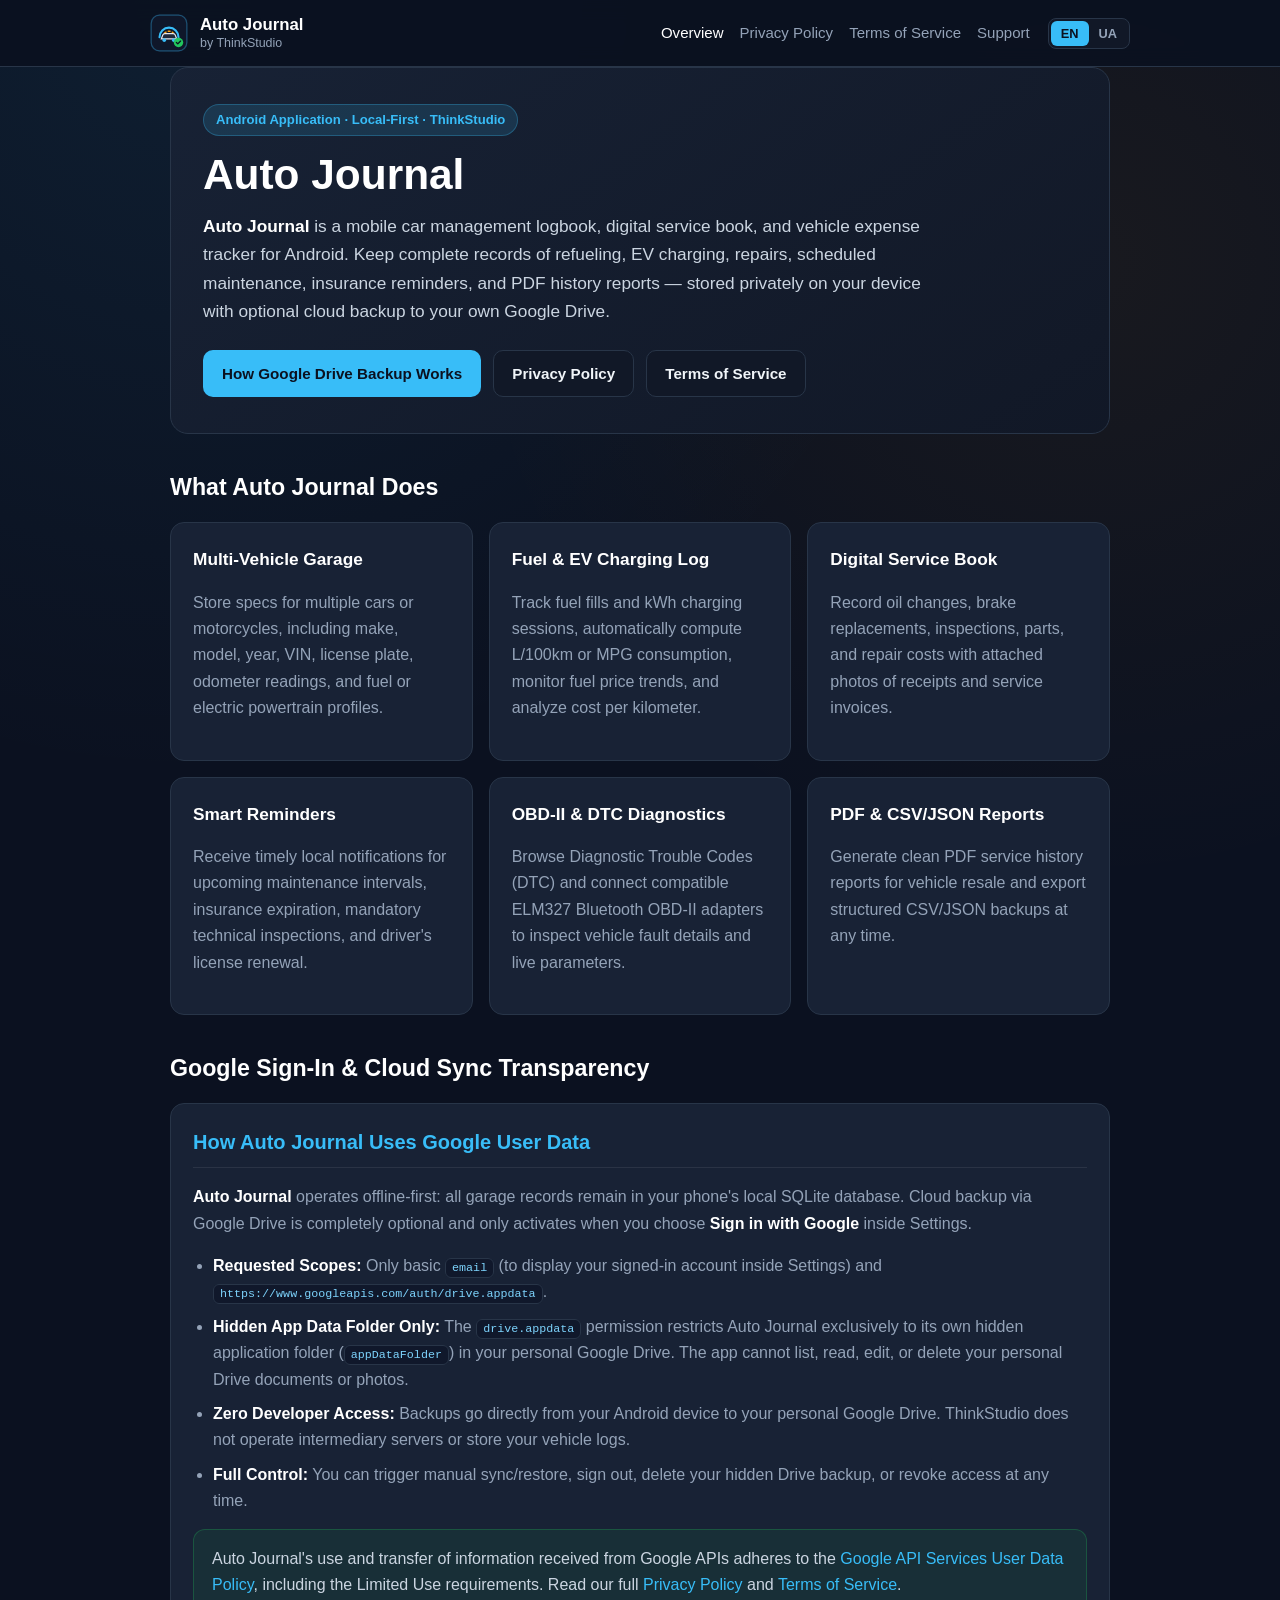
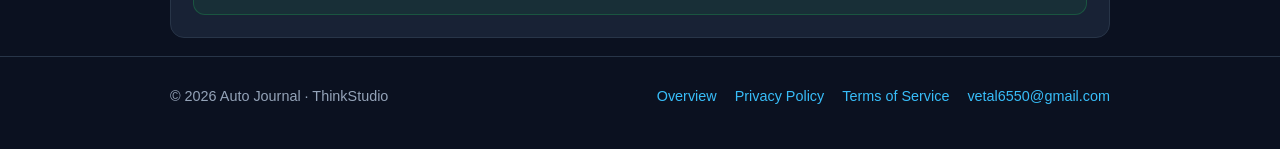
<file: index.html>
<!DOCTYPE html>
<html lang="en">
<head>
  <meta charset="UTF-8">
  <meta name="viewport" content="width=device-width, initial-scale=1.0">
  <title>Auto Journal — Smart Car Logbook, Expense Tracker &amp; Service Book | ThinkStudio</title>
  <meta name="description" content="Auto Journal is a local-first Android car organizer by ThinkStudio for tracking fuel &amp; EV charging, maintenance schedules, repair expenses, PDF service reports, OBD-II diagnostics, and private Google Drive appDataFolder backups.">
  <meta property="og:title" content="Auto Journal — Smart Car Logbook &amp; Service Book">
  <meta property="og:description" content="Track fuel &amp; EV charging, plan car maintenance, export PDF reports, and back up privately to your own Google Drive.">
  <meta property="og:type" content="website">
  <meta property="og:url" content="https://thinkstudio.site/">
  <link rel="canonical" href="https://thinkstudio.site/">
  <link rel="icon" type="image/svg+xml" href="favicon.svg">
  <link rel="stylesheet" href="styles.css">
  <script src="lang.js" defer></script>
</head>
<body>
  <header class="site-header">
    <div class="container nav-bar">
      <a class="brand" href="index.html">
        <img src="favicon.svg" alt="Auto Journal logo" width="38" height="38">
        <span class="brand-text">
          <span class="brand-name">Auto Journal</span>
          <span class="brand-studio">by ThinkStudio</span>
        </span>
      </a>
      <div class="nav-right">
        <nav class="nav-links" aria-label="Primary navigation">
          <a href="index.html" aria-current="page">Overview</a>
          <a href="privacy.html">Privacy Policy</a>
          <a href="terms.html">Terms of Service</a>
          <a href="mailto:vetal6550@gmail.com">Support</a>
        </nav>
        <div class="lang-switch" role="group" aria-label="Language switch">
          <button type="button" class="lang-btn active" data-set-lang="en" aria-pressed="true">EN</button>
          <button type="button" class="lang-btn" data-set-lang="uk" aria-pressed="false">UA</button>
        </div>
      </div>
    </div>
  </header>

  <main class="container">
    <!-- ENGLISH VERSION (DEFAULT STATIC HTML) -->
    <div data-lang="en">
      <section class="hero">
        <span class="badge">Android Application · Local-First · ThinkStudio</span>
        <h1>Auto Journal</h1>
        <p class="lead">
          <strong>Auto Journal</strong> is a mobile car management logbook, digital service book, and vehicle expense tracker for Android.
          Keep complete records of refueling, EV charging, repairs, scheduled maintenance, insurance reminders, and PDF history reports — stored privately on your device with optional cloud backup to your own Google Drive.
        </p>
        <div class="actions">
          <a class="btn btn-primary" href="#google-drive">How Google Drive Backup Works</a>
          <a class="btn btn-secondary" href="privacy.html">Privacy Policy</a>
          <a class="btn btn-secondary" href="terms.html">Terms of Service</a>
        </div>
      </section>

      <h2 class="section-title">What Auto Journal Does</h2>
      <div class="grid">
        <article class="card">
          <h3>Multi-Vehicle Garage</h3>
          <p>Store specs for multiple cars or motorcycles, including make, model, year, VIN, license plate, odometer readings, and fuel or electric powertrain profiles.</p>
        </article>
        <article class="card">
          <h3>Fuel &amp; EV Charging Log</h3>
          <p>Track fuel fills and kWh charging sessions, automatically compute L/100km or MPG consumption, monitor fuel price trends, and analyze cost per kilometer.</p>
        </article>
        <article class="card">
          <h3>Digital Service Book</h3>
          <p>Record oil changes, brake replacements, inspections, parts, and repair costs with attached photos of receipts and service invoices.</p>
        </article>
        <article class="card">
          <h3>Smart Reminders</h3>
          <p>Receive timely local notifications for upcoming maintenance intervals, insurance expiration, mandatory technical inspections, and driver's license renewal.</p>
        </article>
        <article class="card">
          <h3>OBD-II &amp; DTC Diagnostics</h3>
          <p>Browse Diagnostic Trouble Codes (DTC) and connect compatible ELM327 Bluetooth OBD-II adapters to inspect vehicle fault details and live parameters.</p>
        </article>
        <article class="card">
          <h3>PDF &amp; CSV/JSON Reports</h3>
          <p>Generate clean PDF service history reports for vehicle resale and export structured CSV/JSON backups at any time.</p>
        </article>
      </div>

      <h2 class="section-title" id="google-drive">Google Sign-In &amp; Cloud Sync Transparency</h2>
      <section class="card">
        <h2>How Auto Journal Uses Google User Data</h2>
        <p>
          <strong>Auto Journal</strong> operates offline-first: all garage records remain in your phone's local SQLite database. Cloud backup via Google Drive is completely optional and only activates when you choose <strong>Sign in with Google</strong> inside Settings.
        </p>
        <ul>
          <li><strong>Requested Scopes:</strong> Only basic <code>email</code> (to display your signed-in account inside Settings) and <code>https://www.googleapis.com/auth/drive.appdata</code>.</li>
          <li><strong>Hidden App Data Folder Only:</strong> The <code>drive.appdata</code> permission restricts Auto Journal exclusively to its own hidden application folder (<code>appDataFolder</code>) in your personal Google Drive. The app cannot list, read, edit, or delete your personal Drive documents or photos.</li>
          <li><strong>Zero Developer Access:</strong> Backups go directly from your Android device to your personal Google Drive. ThinkStudio does not operate intermediary servers or store your vehicle logs.</li>
          <li><strong>Full Control:</strong> You can trigger manual sync/restore, sign out, delete your hidden Drive backup, or revoke access at any time.</li>
        </ul>
        <div class="highlight-box">
          <p>
            Auto Journal's use and transfer of information received from Google APIs adheres to the
            <a href="https://developers.google.com/terms/api-services-user-data-policy" target="_blank" rel="noopener">Google API Services User Data Policy</a>,
            including the Limited Use requirements. Read our full <a href="privacy.html">Privacy Policy</a> and <a href="terms.html">Terms of Service</a>.
          </p>
        </div>
      </section>
    </div>

    <!-- UKRAINIAN VERSION -->
    <div data-lang="uk" hidden>
      <section class="hero">
        <span class="badge">Мобільний додаток Android · Local-First · ThinkStudio</span>
        <h1>Auto Journal</h1>
        <p class="lead">
          <strong>Auto Journal</strong> — це розумний автомобільний органайзер, електронна сервісна книжка та трекер витрат для Android.
          Ведіть точний облік заправок і зарядок EV, плануйте ТО, зберігайте чеки, формуйте PDF-звіти та створюйте приватні резервні копії у власному Google Диску.
        </p>
        <div class="actions">
          <a class="btn btn-primary" href="#google-drive-uk">Як працює синхронізація з Google Drive</a>
          <a class="btn btn-secondary" href="privacy.html">Політика конфіденційності</a>
          <a class="btn btn-secondary" href="terms.html">Умови використання</a>
        </div>
      </section>

      <h2 class="section-title">Основні можливості додатку</h2>
      <div class="grid">
        <article class="card">
          <h3>Гараж на кілька авто</h3>
          <p>Зберігайте профілі всіх своїх авто чи мотоциклів: марку, модель, рік, VIN-код, держномер, одометр і тип пального чи електроприводу.</p>
        </article>
        <article class="card">
          <h3>Облік пального та EV-зарядок</h3>
          <p>Розрахунок витрати в л/100 км або MPG, облік кВт·год для електрокарів, динаміка цін і реальна вартість кожного кілометра пробігу.</p>
        </article>
        <article class="card">
          <h3>Електронна сервісна книжка</h3>
          <p>Історія замін мастила, фільтрів, гальм та ремонтів із можливістю прикріплювати фото чеків, актів виконаних робіт і полісів.</p>
        </article>
        <article class="card">
          <h3>Розумні нагадування</h3>
          <p>Локальні сповіщення про наближення ТО, закінчення терміну страхування, техогляду та посвідчення водія.</p>
        </article>
        <article class="card">
          <h3>OBD-II та база кодів DTC</h3>
          <p>Довідник кодів несправностей (DTC) і локальна робота з діагностичними адаптерами ELM327 Bluetooth.</p>
        </article>
        <article class="card">
          <h3>PDF-звіти та CSV/JSON експорт</h3>
          <p>Створення професійної PDF-історії авто для продажу та резервний експорт даних у CSV або JSON у будь-який момент.</p>
        </article>
      </div>

      <h2 class="section-title" id="google-drive-uk">Вхід через Google і прозорість даних</h2>
      <section class="card">
        <h2>Як Auto Journal використовує Google Drive</h2>
        <p>
          <strong>Auto Journal</strong> працює за принципом <strong>Local-First</strong>: усі дані зберігаються локально на вашому пристрої. Хмарне резервне копіювання в Google Drive є добровільним і вмикається лише після авторизації в Налаштуваннях.
        </p>
        <ul>
          <li><strong>Лише мінімальні дозволи:</strong> <code>email</code> (для відображення підключеного акаунта) та <code>https://www.googleapis.com/auth/drive.appdata</code>.</li>
          <li><strong>Тільки прихована папка додатку:</strong> дозвіл <code>drive.appdata</code> дає доступ виключно до прихованої системної папки <code>appDataFolder</code> у вашому особистому Google Диску. Додаток не бачить жодних інших файлів чи папок.</li>
          <li><strong>Без серверів розробника:</strong> файли резервних копій передаються напряму між вашим телефоном і вашим Google Диском. ThinkStudio не має доступу до ваших записів.</li>
        </ul>
        <div class="highlight-box">
          <p>
            Ознайомтесь із повною <a href="privacy.html">Політикою конфіденційності</a> та <a href="terms.html">Умовами використання</a>.
          </p>
        </div>
      </section>
    </div>
  </main>

  <footer class="site-footer">
    <div class="container footer-inner">
      <span>&copy; 2026 Auto Journal · ThinkStudio</span>
      <div class="footer-links">
        <a href="index.html">Overview</a>
        <a href="privacy.html">Privacy Policy</a>
        <a href="terms.html">Terms of Service</a>
        <a href="mailto:vetal6550@gmail.com">vetal6550@gmail.com</a>
      </div>
    </div>
  </footer>
</body>
</html>
</file>
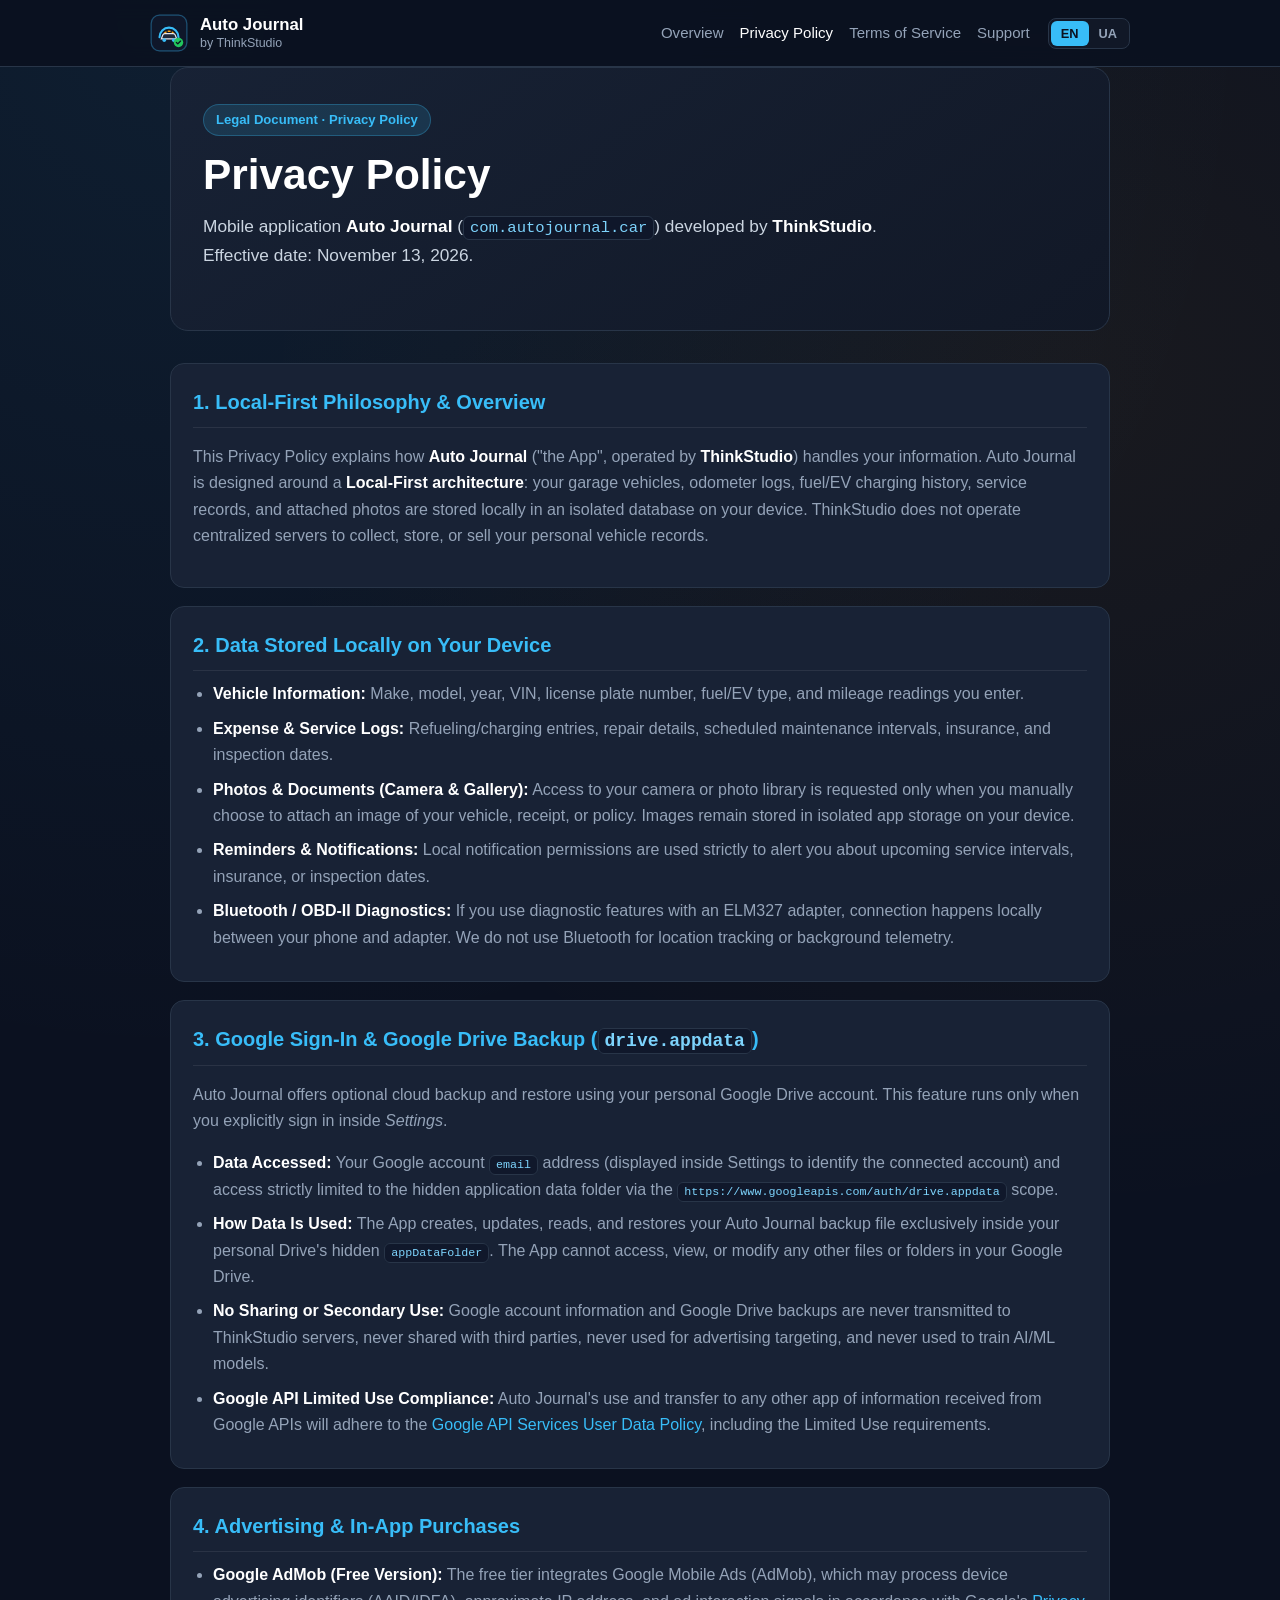
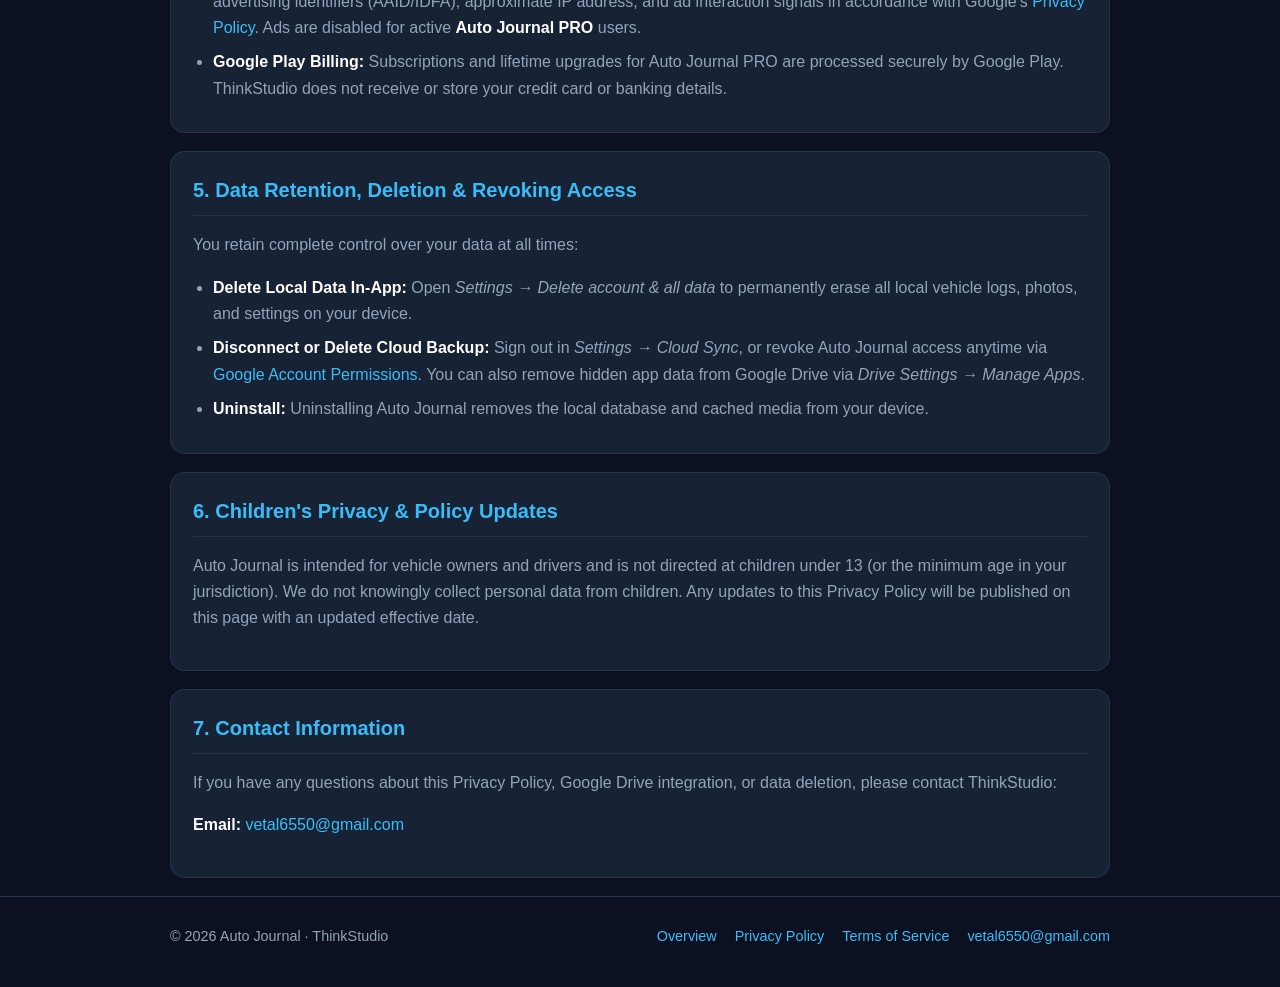
<file: privacy.html>
<!DOCTYPE html>
<html lang="en">
<head>
  <meta charset="UTF-8">
  <meta name="viewport" content="width=device-width, initial-scale=1.0">
  <title>Privacy Policy — Auto Journal | ThinkStudio</title>
  <meta name="description" content="Privacy Policy for the Auto Journal mobile application developed by ThinkStudio, including local storage, Google Drive appDataFolder backup, AdMob, and data deletion.">
  <meta property="og:url" content="https://thinkstudio.site/privacy.html">
  <link rel="canonical" href="https://thinkstudio.site/privacy.html">
  <link rel="icon" type="image/svg+xml" href="favicon.svg">
  <link rel="stylesheet" href="styles.css">
  <script src="lang.js" defer></script>
</head>
<body>
  <header class="site-header">
    <div class="container nav-bar">
      <a class="brand" href="index.html">
        <img src="favicon.svg" alt="Auto Journal logo" width="38" height="38">
        <span class="brand-text">
          <span class="brand-name">Auto Journal</span>
          <span class="brand-studio">by ThinkStudio</span>
        </span>
      </a>
      <div class="nav-right">
        <nav class="nav-links" aria-label="Primary navigation">
          <a href="index.html">Overview</a>
          <a href="privacy.html" aria-current="page">Privacy Policy</a>
          <a href="terms.html">Terms of Service</a>
          <a href="mailto:vetal6550@gmail.com">Support</a>
        </nav>
        <div class="lang-switch" role="group" aria-label="Language switch">
          <button type="button" class="lang-btn active" data-set-lang="en" aria-pressed="true">EN</button>
          <button type="button" class="lang-btn" data-set-lang="uk" aria-pressed="false">UA</button>
        </div>
      </div>
    </div>
  </header>

  <main class="container">
    <!-- ENGLISH VERSION -->
    <div data-lang="en">
      <section class="hero">
        <span class="badge">Legal Document · Privacy Policy</span>
        <h1>Privacy Policy</h1>
        <p class="lead">
          Mobile application <strong>Auto Journal</strong> (<code>com.autojournal.car</code>) developed by <strong>ThinkStudio</strong>.
          Effective date: November 13, 2026.
        </p>
      </section>

      <article class="card">
        <h2>1. Local-First Philosophy &amp; Overview</h2>
        <p>
          This Privacy Policy explains how <strong>Auto Journal</strong> ("the App", operated by <strong>ThinkStudio</strong>) handles your information.
          Auto Journal is designed around a <strong>Local-First architecture</strong>: your garage vehicles, odometer logs, fuel/EV charging history, service records, and attached photos are stored locally in an isolated database on your device. ThinkStudio does not operate centralized servers to collect, store, or sell your personal vehicle records.
        </p>
      </article>

      <article class="card">
        <h2>2. Data Stored Locally on Your Device</h2>
        <ul>
          <li><strong>Vehicle Information:</strong> Make, model, year, VIN, license plate number, fuel/EV type, and mileage readings you enter.</li>
          <li><strong>Expense &amp; Service Logs:</strong> Refueling/charging entries, repair details, scheduled maintenance intervals, insurance, and inspection dates.</li>
          <li><strong>Photos &amp; Documents (Camera &amp; Gallery):</strong> Access to your camera or photo library is requested only when you manually choose to attach an image of your vehicle, receipt, or policy. Images remain stored in isolated app storage on your device.</li>
          <li><strong>Reminders &amp; Notifications:</strong> Local notification permissions are used strictly to alert you about upcoming service intervals, insurance, or inspection dates.</li>
          <li><strong>Bluetooth / OBD-II Diagnostics:</strong> If you use diagnostic features with an ELM327 adapter, connection happens locally between your phone and adapter. We do not use Bluetooth for location tracking or background telemetry.</li>
        </ul>
      </article>

      <article class="card">
        <h2>3. Google Sign-In &amp; Google Drive Backup (<code>drive.appdata</code>)</h2>
        <p>
          Auto Journal offers optional cloud backup and restore using your personal Google Drive account. This feature runs only when you explicitly sign in inside <em>Settings</em>.
        </p>
        <ul>
          <li><strong>Data Accessed:</strong> Your Google account <code>email</code> address (displayed inside Settings to identify the connected account) and access strictly limited to the hidden application data folder via the <code>https://www.googleapis.com/auth/drive.appdata</code> scope.</li>
          <li><strong>How Data Is Used:</strong> The App creates, updates, reads, and restores your Auto Journal backup file exclusively inside your personal Drive's hidden <code>appDataFolder</code>. The App cannot access, view, or modify any other files or folders in your Google Drive.</li>
          <li><strong>No Sharing or Secondary Use:</strong> Google account information and Google Drive backups are never transmitted to ThinkStudio servers, never shared with third parties, never used for advertising targeting, and never used to train AI/ML models.</li>
          <li><strong>Google API Limited Use Compliance:</strong> Auto Journal's use and transfer to any other app of information received from Google APIs will adhere to the <a href="https://developers.google.com/terms/api-services-user-data-policy" target="_blank" rel="noopener">Google API Services User Data Policy</a>, including the Limited Use requirements.</li>
        </ul>
      </article>

      <article class="card">
        <h2>4. Advertising &amp; In-App Purchases</h2>
        <ul>
          <li><strong>Google AdMob (Free Version):</strong> The free tier integrates Google Mobile Ads (AdMob), which may process device advertising identifiers (AAID/IDFA), approximate IP address, and ad interaction signals in accordance with Google's <a href="https://policies.google.com/privacy" target="_blank" rel="noopener">Privacy Policy</a>. Ads are disabled for active <strong>Auto Journal PRO</strong> users.</li>
          <li><strong>Google Play Billing:</strong> Subscriptions and lifetime upgrades for Auto Journal PRO are processed securely by Google Play. ThinkStudio does not receive or store your credit card or banking details.</li>
        </ul>
      </article>

      <article class="card">
        <h2>5. Data Retention, Deletion &amp; Revoking Access</h2>
        <p>You retain complete control over your data at all times:</p>
        <ul>
          <li><strong>Delete Local Data In-App:</strong> Open <em>Settings → Delete account &amp; all data</em> to permanently erase all local vehicle logs, photos, and settings on your device.</li>
          <li><strong>Disconnect or Delete Cloud Backup:</strong> Sign out in <em>Settings → Cloud Sync</em>, or revoke Auto Journal access anytime via <a href="https://myaccount.google.com/permissions" target="_blank" rel="noopener">Google Account Permissions</a>. You can also remove hidden app data from Google Drive via <em>Drive Settings → Manage Apps</em>.</li>
          <li><strong>Uninstall:</strong> Uninstalling Auto Journal removes the local database and cached media from your device.</li>
        </ul>
      </article>

      <article class="card">
        <h2>6. Children's Privacy &amp; Policy Updates</h2>
        <p>
          Auto Journal is intended for vehicle owners and drivers and is not directed at children under 13 (or the minimum age in your jurisdiction). We do not knowingly collect personal data from children. Any updates to this Privacy Policy will be published on this page with an updated effective date.
        </p>
      </article>

      <article class="card">
        <h2>7. Contact Information</h2>
        <p>
          If you have any questions about this Privacy Policy, Google Drive integration, or data deletion, please contact ThinkStudio:
        </p>
        <p><strong>Email:</strong> <a href="mailto:vetal6550@gmail.com">vetal6550@gmail.com</a></p>
      </article>
    </div>

    <!-- UKRAINIAN VERSION -->
    <div data-lang="uk" hidden>
      <section class="hero">
        <span class="badge">Юридичний документ · Політика конфіденційності</span>
        <h1>Політика конфіденційності</h1>
        <p class="lead">
          Мобільний додаток <strong>Auto Journal</strong> (<code>com.autojournal.car</code>), розробник <strong>ThinkStudio</strong>.
          Дата набуття чинності: 13 листопада 2026 р.
        </p>
      </section>

      <article class="card">
        <h2>1. Загальні положення та принцип Local-First</h2>
        <p>
          Ця Політика конфіденційності пояснює, як мобільний додаток <strong>Auto Journal</strong> (далі — «Додаток», розробник <strong>ThinkStudio</strong>) обробляє та захищає вашу інформацію.
          Додаток побудовано за принципом <strong>Local-First</strong>: усі записи про автомобілі, пробіг, заправки, сервісні роботи та фото чеків зберігаються локально на вашому пристрої. ThinkStudio не збирає й не зберігає ваші персональні дані на власних серверах.
        </p>
      </article>

      <article class="card">
        <h2>2. Дані, що обробляються локально</h2>
        <ul>
          <li><strong>Профілі автомобілів:</strong> марка, модель, рік випуску, VIN-код, державний номер, тип пального або батареї, показники одометра.</li>
          <li><strong>Журнал витрат і ТО:</strong> заправки, зарядки EV, вартості, історія обслуговування, нагадування про страхування, техогляд та посвідчення водія.</li>
          <li><strong>Фотографії (Камера та Галерея):</strong> доступ надається лише тоді, коли ви власноруч прикріплюєте фото авто, чека або документа. Зображення зберігаються в ізольованому сховищі додатку на пристрої.</li>
          <li><strong>Сповіщення:</strong> використовуються локально для нагадувань про планові роботи, страховку та техогляд.</li>
          <li><strong>Bluetooth / Діагностика OBD-II:</strong> використовується виключно локально для взаємодії зі сканером ELM327; геопозиція та фонове стеження не здійснюються.</li>
        </ul>
      </article>

      <article class="card">
        <h2>3. Авторизація Google та Google Drive (<code>drive.appdata</code>)</h2>
        <p>
          Резервне копіювання в Google Drive є повністю добровільним і запускається лише після натискання кнопки входу в меню <em>Налаштування</em>.
        </p>
        <ul>
          <li><strong>Які дозволи запитуються:</strong> <code>email</code> (лише для відображення підключеного акаунта в інтерфейсі) та <code>https://www.googleapis.com/auth/drive.appdata</code>.</li>
          <li><strong>Тільки прихована папка <code>appDataFolder</code>:</strong> Додаток створює, оновлює та відновлює власний файл резервної копії виключно у прихованій папці додатків вашого особистого Google Диска. Додаток не має доступу до будь-яких інших ваших файлів чи папок.</li>
          <li><strong>Заборона передачі та стороннього використання:</strong> Дані з Google API не продаються, не передаються третім особам, не використовуються для реклами чи навчання ШІ-моделей.</li>
          <li><strong>Google API Limited Use:</strong> Використання та передача інформації, отриманої через Google API, повністю відповідає вимогам <a href="https://developers.google.com/terms/api-services-user-data-policy" target="_blank" rel="noopener">Google API Services User Data Policy</a>, включно з вимогами Limited Use.</li>
        </ul>
      </article>

      <article class="card">
        <h2>4. Реклама та покупки в додатку</h2>
        <ul>
          <li><strong>Google AdMob (Безкоштовна версія):</strong> У безкоштовній версії інтегровано Google Mobile Ads (AdMob), який може обробляти рекламний ідентифікатор пристрою відповідно до <a href="https://policies.google.com/privacy" target="_blank" rel="noopener">Політики конфіденційності Google</a>. Для підписників <strong>Auto Journal PRO</strong> реклама вимкнена.</li>
          <li><strong>Google Play Billing:</strong> Оплата підписок і разового доступу PRO відбувається через офіційну систему Google Play; розробник не має доступу до даних ваших банківських карток.</li>
        </ul>
      </article>

      <article class="card">
        <h2>5. Видалення даних та відкликання доступу</h2>
        <ul>
          <li><strong>Локальне очищення:</strong> У меню <em>Налаштування → Видалити обліковий запис та всі дані</em> ви можете миттєво стерти всю локальну базу та фото.</li>
          <li><strong>Хмарні копії Google Drive:</strong> Ви можете вийти з акаунта в Налаштуваннях або будь-коли відкликати дозвіл у <a href="https://myaccount.google.com/permissions" target="_blank" rel="noopener">Керуванні дозволами Google</a> та видалити приховані дані додатку в налаштуваннях Google Диска.</li>
        </ul>
      </article>

      <article class="card">
        <h2>6. Контактна інформація</h2>
        <p>З усіх питань щодо конфіденційності та видалення даних звертайтеся до ThinkStudio:</p>
        <p><strong>Email:</strong> <a href="mailto:vetal6550@gmail.com">vetal6550@gmail.com</a></p>
      </article>
    </div>
  </main>

  <footer class="site-footer">
    <div class="container footer-inner">
      <span>&copy; 2026 Auto Journal · ThinkStudio</span>
      <div class="footer-links">
        <a href="index.html">Overview</a>
        <a href="privacy.html">Privacy Policy</a>
        <a href="terms.html">Terms of Service</a>
        <a href="mailto:vetal6550@gmail.com">vetal6550@gmail.com</a>
      </div>
    </div>
  </footer>
</body>
</html>
</file>
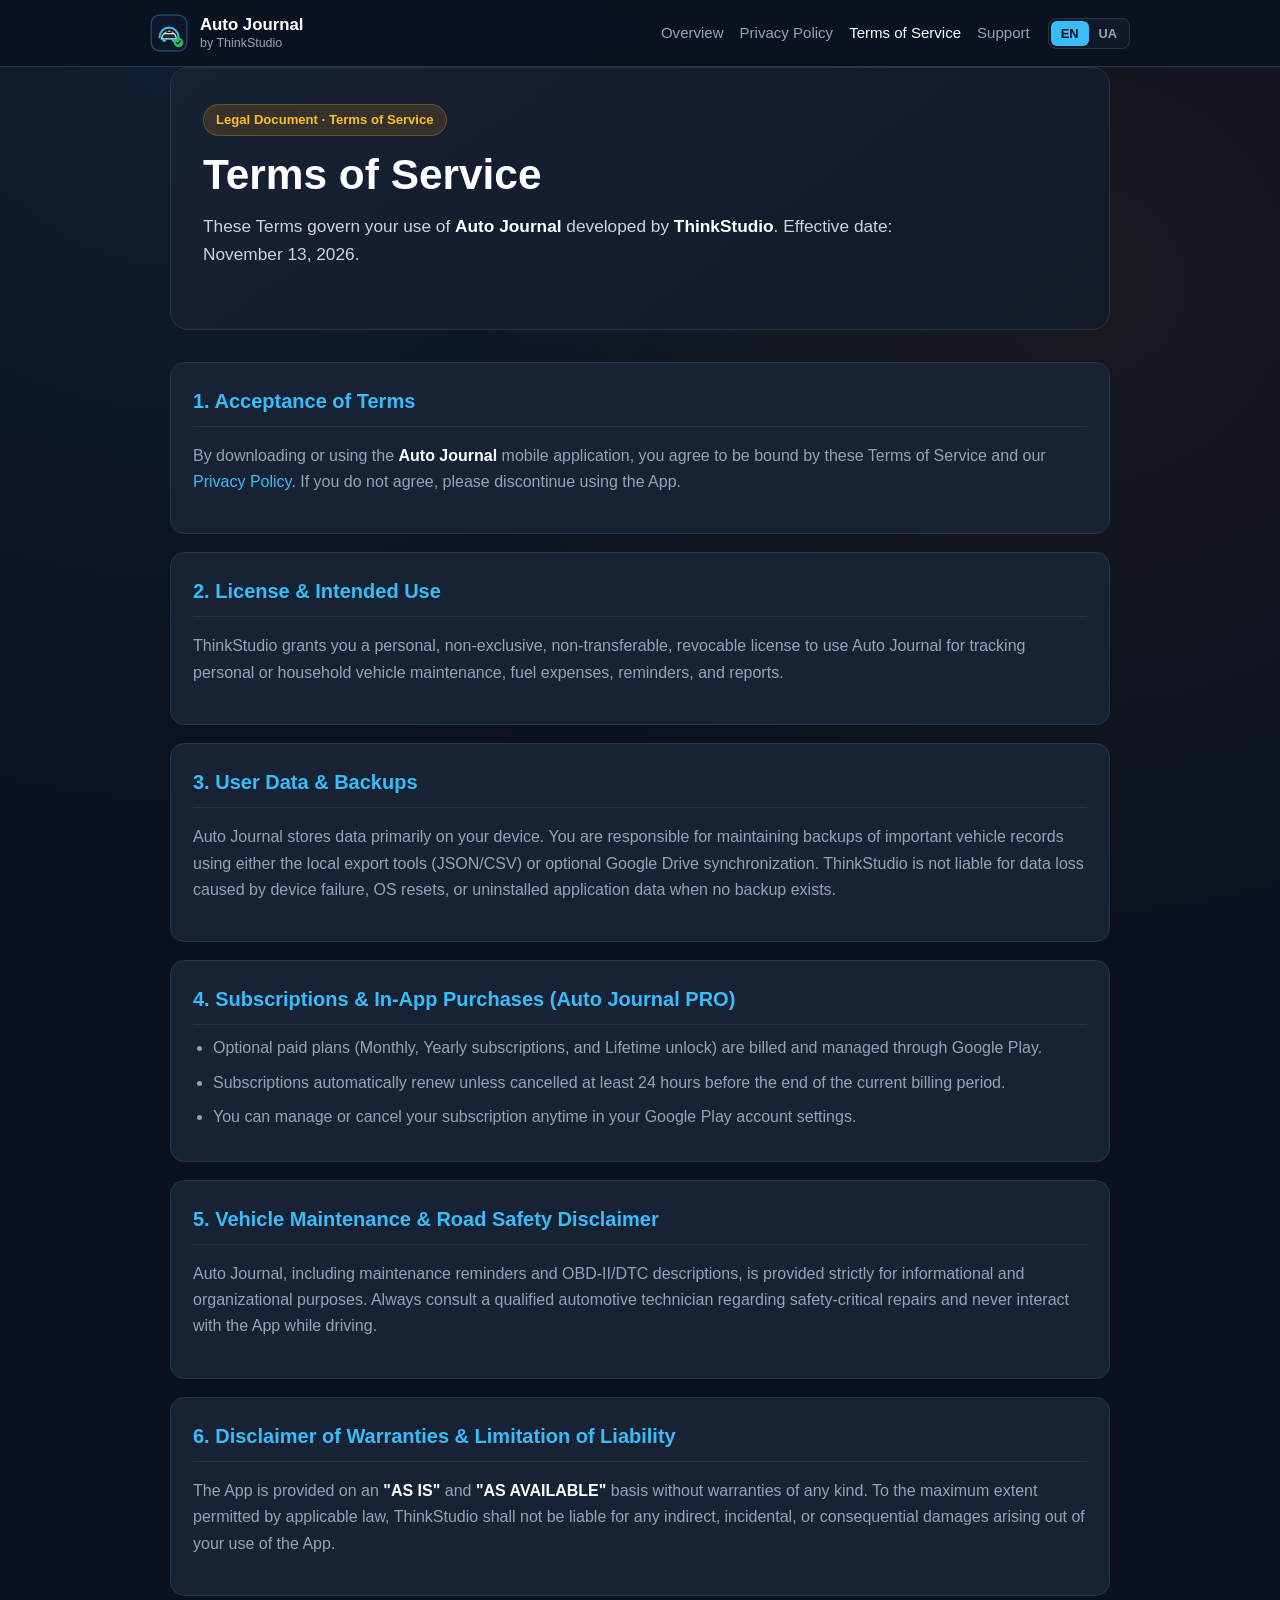
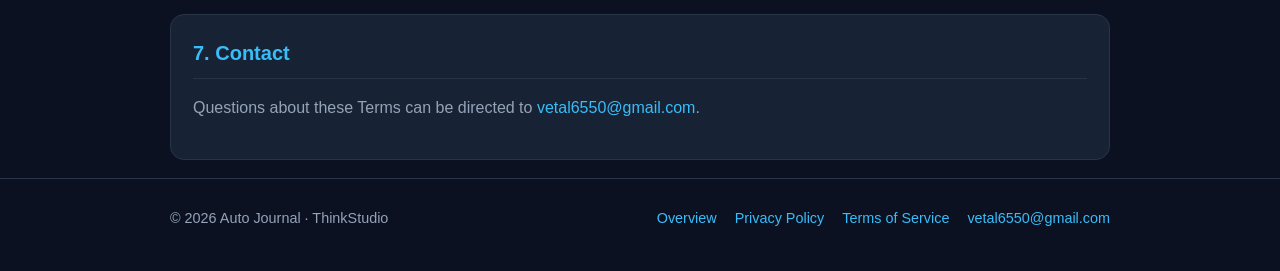
<file: terms.html>
<!DOCTYPE html>
<html lang="en">
<head>
  <meta charset="UTF-8">
  <meta name="viewport" content="width=device-width, initial-scale=1.0">
  <title>Terms of Service — Auto Journal | ThinkStudio</title>
  <meta name="description" content="Terms of Service for Auto Journal mobile application developed by ThinkStudio.">
  <meta property="og:url" content="https://thinkstudio.site/terms.html">
  <link rel="canonical" href="https://thinkstudio.site/terms.html">
  <link rel="icon" type="image/svg+xml" href="favicon.svg">
  <link rel="stylesheet" href="styles.css">
  <script src="lang.js" defer></script>
</head>
<body>
  <header class="site-header">
    <div class="container nav-bar">
      <a class="brand" href="index.html">
        <img src="favicon.svg" alt="Auto Journal logo" width="38" height="38">
        <span class="brand-text">
          <span class="brand-name">Auto Journal</span>
          <span class="brand-studio">by ThinkStudio</span>
        </span>
      </a>
      <div class="nav-right">
        <nav class="nav-links" aria-label="Primary navigation">
          <a href="index.html">Overview</a>
          <a href="privacy.html">Privacy Policy</a>
          <a href="terms.html" aria-current="page">Terms of Service</a>
          <a href="mailto:vetal6550@gmail.com">Support</a>
        </nav>
        <div class="lang-switch" role="group" aria-label="Language switch">
          <button type="button" class="lang-btn active" data-set-lang="en" aria-pressed="true">EN</button>
          <button type="button" class="lang-btn" data-set-lang="uk" aria-pressed="false">UA</button>
        </div>
      </div>
    </div>
  </header>

  <main class="container">
    <!-- ENGLISH VERSION -->
    <div data-lang="en">
      <section class="hero">
        <span class="badge badge-amber">Legal Document · Terms of Service</span>
        <h1>Terms of Service</h1>
        <p class="lead">
          These Terms govern your use of <strong>Auto Journal</strong> developed by <strong>ThinkStudio</strong>.
          Effective date: November 13, 2026.
        </p>
      </section>

      <article class="card">
        <h2>1. Acceptance of Terms</h2>
        <p>
          By downloading or using the <strong>Auto Journal</strong> mobile application, you agree to be bound by these Terms of Service and our <a href="privacy.html">Privacy Policy</a>. If you do not agree, please discontinue using the App.
        </p>
      </article>

      <article class="card">
        <h2>2. License &amp; Intended Use</h2>
        <p>
          ThinkStudio grants you a personal, non-exclusive, non-transferable, revocable license to use Auto Journal for tracking personal or household vehicle maintenance, fuel expenses, reminders, and reports.
        </p>
      </article>

      <article class="card">
        <h2>3. User Data &amp; Backups</h2>
        <p>
          Auto Journal stores data primarily on your device. You are responsible for maintaining backups of important vehicle records using either the local export tools (JSON/CSV) or optional Google Drive synchronization. ThinkStudio is not liable for data loss caused by device failure, OS resets, or uninstalled application data when no backup exists.
        </p>
      </article>

      <article class="card">
        <h2>4. Subscriptions &amp; In-App Purchases (Auto Journal PRO)</h2>
        <ul>
          <li>Optional paid plans (Monthly, Yearly subscriptions, and Lifetime unlock) are billed and managed through Google Play.</li>
          <li>Subscriptions automatically renew unless cancelled at least 24 hours before the end of the current billing period.</li>
          <li>You can manage or cancel your subscription anytime in your Google Play account settings.</li>
        </ul>
      </article>

      <article class="card">
        <h2>5. Vehicle Maintenance &amp; Road Safety Disclaimer</h2>
        <p>
          Auto Journal, including maintenance reminders and OBD-II/DTC descriptions, is provided strictly for informational and organizational purposes. Always consult a qualified automotive technician regarding safety-critical repairs and never interact with the App while driving.
        </p>
      </article>

      <article class="card">
        <h2>6. Disclaimer of Warranties &amp; Limitation of Liability</h2>
        <p>
          The App is provided on an <strong>"AS IS"</strong> and <strong>"AS AVAILABLE"</strong> basis without warranties of any kind. To the maximum extent permitted by applicable law, ThinkStudio shall not be liable for any indirect, incidental, or consequential damages arising out of your use of the App.
        </p>
      </article>

      <article class="card">
        <h2>7. Contact</h2>
        <p>Questions about these Terms can be directed to <a href="mailto:vetal6550@gmail.com">vetal6550@gmail.com</a>.</p>
      </article>
    </div>

    <!-- UKRAINIAN VERSION -->
    <div data-lang="uk" hidden>
      <section class="hero">
        <span class="badge badge-amber">Юридичний документ · Умови використання</span>
        <h1>Умови використання</h1>
        <p class="lead">
          Ці Умови регулюють використання мобільного додатку <strong>Auto Journal</strong> від розробника <strong>ThinkStudio</strong>.
          Дата набуття чинності: 13 листопада 2026 р.
        </p>
      </section>

      <article class="card">
        <h2>1. Прийняття умов</h2>
        <p>
          Встановлюючи або використовуючи додаток <strong>Auto Journal</strong>, ви погоджуєтеся з цими Умовами використання та <a href="privacy.html">Політикою конфіденційності</a>.
        </p>
      </article>

      <article class="card">
        <h2>2. Ліцензія та призначення додатку</h2>
        <p>
          ThinkStudio надає вам особисту, невиключну, відкличну ліцензію на використання Auto Journal для ведення обліку витрат, пального, сервісних робіт і нагадувань щодо власних транспортних засобів.
        </p>
      </article>

      <article class="card">
        <h2>3. Збереження даних та резервні копії</h2>
        <p>
          Оскільки дані зберігаються локально на пристрої, ви самостійно відповідаєте за створення резервних копій важливих записів (через експорт JSON/CSV або добровільну синхронізацію з Google Drive).
        </p>
      </article>

      <article class="card">
        <h2>4. Підписки та покупки (Auto Journal PRO)</h2>
        <ul>
          <li>Платні плани (місячна, річна підписки та безстроковий доступ) оформлюються та керуються виключно через Google Play.</li>
          <li>Підписки подовжуються автоматично, якщо їх не скасовано щонайменше за 24 години до завершення поточного періоду.</li>
          <li>Скасувати або змінити підписку можна будь-коли в налаштуваннях вашого облікового запису Google Play.</li>
        </ul>
      </article>

      <article class="card">
        <h2>5. Відмова від відповідальності та безпека руху</h2>
        <p>
          Додаток, нагадування та довідник кодів OBD-II/DTC мають виключно інформаційний характер і не замінюють професійну діагностику на СТО. Не користуйтеся додатком під час керування автомобілем. Додаток надається за принципом <strong>«ЯК Є» («AS IS»)</strong>.
        </p>
      </article>

      <article class="card">
        <h2>6. Контакти</h2>
        <p>З усіх запитань звертайтеся на пошту: <a href="mailto:vetal6550@gmail.com">vetal6550@gmail.com</a>.</p>
      </article>
    </div>
  </main>

  <footer class="site-footer">
    <div class="container footer-inner">
      <span>&copy; 2026 Auto Journal · ThinkStudio</span>
      <div class="footer-links">
        <a href="index.html">Overview</a>
        <a href="privacy.html">Privacy Policy</a>
        <a href="terms.html">Terms of Service</a>
        <a href="mailto:vetal6550@gmail.com">vetal6550@gmail.com</a>
      </div>
    </div>
  </footer>
</body>
</html>
</file>
<file: styles.css>
:root {
  --bg: #0b1120;
  --surface: #111827;
  --card: #182235;
  --border: #283548;
  --text: #f1f5f9;
  --muted: #94a3b8;
  --primary: #38bdf8;
  --primary-hover: #7dd3fc;
  --accent: #f59e0b;
  --success: #22c55e;
}

*,
*::before,
*::after {
  box-sizing: border-box;
}

html {
  scroll-behavior: smooth;
}

body {
  margin: 0;
  font-family: -apple-system, BlinkMacSystemFont, "Segoe UI", Roboto, Inter, Helvetica, Arial, sans-serif;
  background-color: var(--bg);
  background-image:
    radial-gradient(circle at 15% 0%, rgba(56, 189, 248, 0.08), transparent 38%),
    radial-gradient(circle at 85% 15%, rgba(245, 158, 11, 0.06), transparent 34%);
  color: var(--text);
  line-height: 1.65;
}

a {
  color: var(--primary);
  text-decoration: none;
}

a:hover {
  color: var(--primary-hover);
  text-decoration: underline;
}

.container {
  max-width: 980px;
  margin: 0 auto;
  padding: 0 20px;
}

/* Header */
.site-header {
  position: sticky;
  top: 0;
  z-index: 20;
  background: rgba(11, 17, 32, 0.9);
  backdrop-filter: blur(10px);
  border-bottom: 1px solid var(--border);
}

.nav-bar {
  display: flex;
  flex-wrap: wrap;
  align-items: center;
  justify-content: space-between;
  gap: 14px;
  padding: 14px 0;
}

.brand {
  display: inline-flex;
  align-items: center;
  gap: 12px;
  color: var(--text);
  text-decoration: none;
}

.brand:hover {
  text-decoration: none;
}

.brand-text {
  display: flex;
  flex-direction: column;
  line-height: 1.2;
}

.brand-name {
  font-weight: 700;
  font-size: 1.05rem;
  color: #ffffff;
}

.brand-studio {
  font-size: 0.78rem;
  color: var(--muted);
}

.nav-right {
  display: flex;
  flex-wrap: wrap;
  align-items: center;
  gap: 18px;
}

.nav-links {
  display: flex;
  flex-wrap: wrap;
  gap: 16px;
  font-size: 0.94rem;
}

.nav-links a {
  color: var(--muted);
  font-weight: 500;
}

.nav-links a[aria-current="page"],
.nav-links a:hover {
  color: #ffffff;
  text-decoration: none;
}

.lang-switch {
  display: inline-flex;
  background: var(--surface);
  border: 1px solid var(--border);
  border-radius: 8px;
  padding: 2px;
}

.lang-btn {
  border: 0;
  background: transparent;
  color: var(--muted);
  font-size: 0.8rem;
  font-weight: 600;
  padding: 5px 10px;
  border-radius: 6px;
  cursor: pointer;
}

.lang-btn.active {
  background: var(--primary);
  color: #0b1120;
}

/* Main Content */
main {
  padding: 40px 0 56px;
}

.hero {
  background: linear-gradient(145deg, rgba(24, 34, 53, 0.95), rgba(17, 24, 39, 0.95));
  border: 1px solid var(--border);
  border-radius: 18px;
  padding: 36px 32px;
  margin-bottom: 32px;
}

.badge {
  display: inline-flex;
  align-items: center;
  gap: 8px;
  background: rgba(56, 189, 248, 0.14);
  border: 1px solid rgba(56, 189, 248, 0.28);
  color: var(--primary);
  padding: 4px 12px;
  border-radius: 999px;
  font-size: 0.82rem;
  font-weight: 600;
  margin-bottom: 14px;
}

.badge-amber {
  background: rgba(245, 158, 11, 0.14);
  border-color: rgba(245, 158, 11, 0.28);
  color: #fbbf24;
}

h1 {
  margin: 0 0 12px;
  font-size: clamp(1.9rem, 3.6vw, 2.65rem);
  line-height: 1.18;
  color: #ffffff;
}

.lead {
  font-size: 1.08rem;
  color: #cbd5e1;
  max-width: 740px;
  margin: 0 0 24px;
}

.actions {
  display: flex;
  flex-wrap: wrap;
  gap: 12px;
}

.btn {
  display: inline-flex;
  align-items: center;
  gap: 8px;
  padding: 10px 18px;
  border-radius: 10px;
  font-weight: 600;
  font-size: 0.95rem;
  border: 1px solid transparent;
  transition: background-color 0.15s ease, border-color 0.15s ease;
}

.btn:hover {
  text-decoration: none;
}

.btn-primary {
  background: var(--primary);
  color: #0b1120;
}

.btn-primary:hover {
  background: var(--primary-hover);
  color: #0b1120;
}

.btn-secondary {
  background: var(--surface);
  color: var(--text);
  border-color: var(--border);
}

.btn-secondary:hover {
  border-color: var(--primary);
  color: #ffffff;
}

.section-title {
  font-size: 1.45rem;
  margin: 34px 0 16px;
  color: #ffffff;
}

.grid {
  display: grid;
  grid-template-columns: repeat(auto-fit, minmax(260px, 1fr));
  gap: 16px;
}

.card {
  background: var(--card);
  border: 1px solid var(--border);
  border-radius: 14px;
  padding: 22px;
  margin-bottom: 18px;
}

.grid .card {
  margin-bottom: 0;
}

.card h2,
.card h3 {
  margin-top: 0;
  margin-bottom: 10px;
  color: #ffffff;
}

.card h2 {
  font-size: 1.25rem;
  color: var(--primary);
  padding-bottom: 8px;
  border-bottom: 1px solid rgba(255, 255, 255, 0.08);
}

.card h3 {
  font-size: 1.08rem;
}

p,
li {
  color: var(--muted);
}

strong {
  color: #ffffff;
}

ul {
  padding-left: 20px;
  margin: 10px 0 0;
}

li {
  margin-bottom: 8px;
}

code {
  background: rgba(15, 23, 42, 0.85);
  border: 1px solid var(--border);
  padding: 2px 6px;
  border-radius: 6px;
  color: #7dd3fc;
  font-size: 0.9em;
}

.highlight-box {
  background: rgba(34, 197, 94, 0.08);
  border: 1px solid rgba(34, 197, 94, 0.25);
  border-radius: 12px;
  padding: 16px 18px;
  margin-top: 14px;
}

.highlight-box p {
  margin: 0;
  color: #cbd5e1;
}

/* Footer */
.site-footer {
  border-top: 1px solid var(--border);
  padding: 28px 0 40px;
  color: var(--muted);
  font-size: 0.9rem;
}

.footer-inner {
  display: flex;
  flex-wrap: wrap;
  justify-content: space-between;
  align-items: center;
  gap: 14px;
}

.footer-links {
  display: flex;
  flex-wrap: wrap;
  gap: 18px;
}

@media (max-width: 640px) {
  .hero {
    padding: 24px 20px;
  }

  .card {
    padding: 18px;
  }
}
</file>
